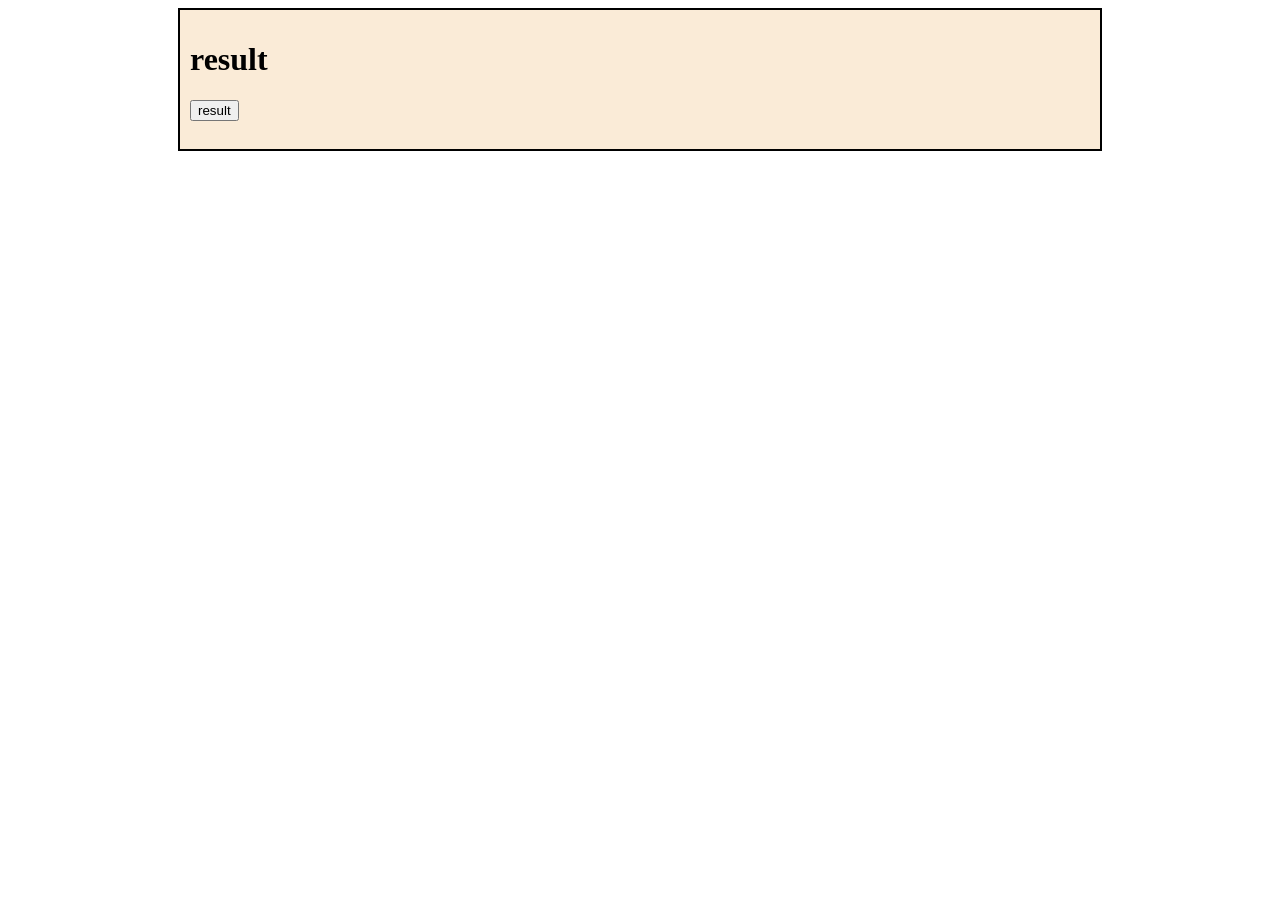
<file: clasw4/index.html>
<!DOCTYPE html>
<html lang="en">
<head>
    <meta charset="UTF-8">
    <meta name="viewport" content="width=device-width, initial-scale=1.0">
    <title>Document</title>
    <link rel="stylesheet" href="style.css">
</head>
<body>
    <!-- <div class="container">
        <h1>results</h1>
        <div class="resualt1">
            <button onclick="q1_t1()">Quiz 1 -Task 1</button>
            <br> <br>
            <div id="r-1">

            </div>
        </div>

    </div> -->

    <div class="container">
        <h1>result</h1>
        <div class="result1">
            <button onclick = "d1_1()">result</button>
            <br> <br>
            <div id="d-1">

            </div>
        </div>
    </div>

    <script src="script.js"></script>
</body>
</html>
</file>
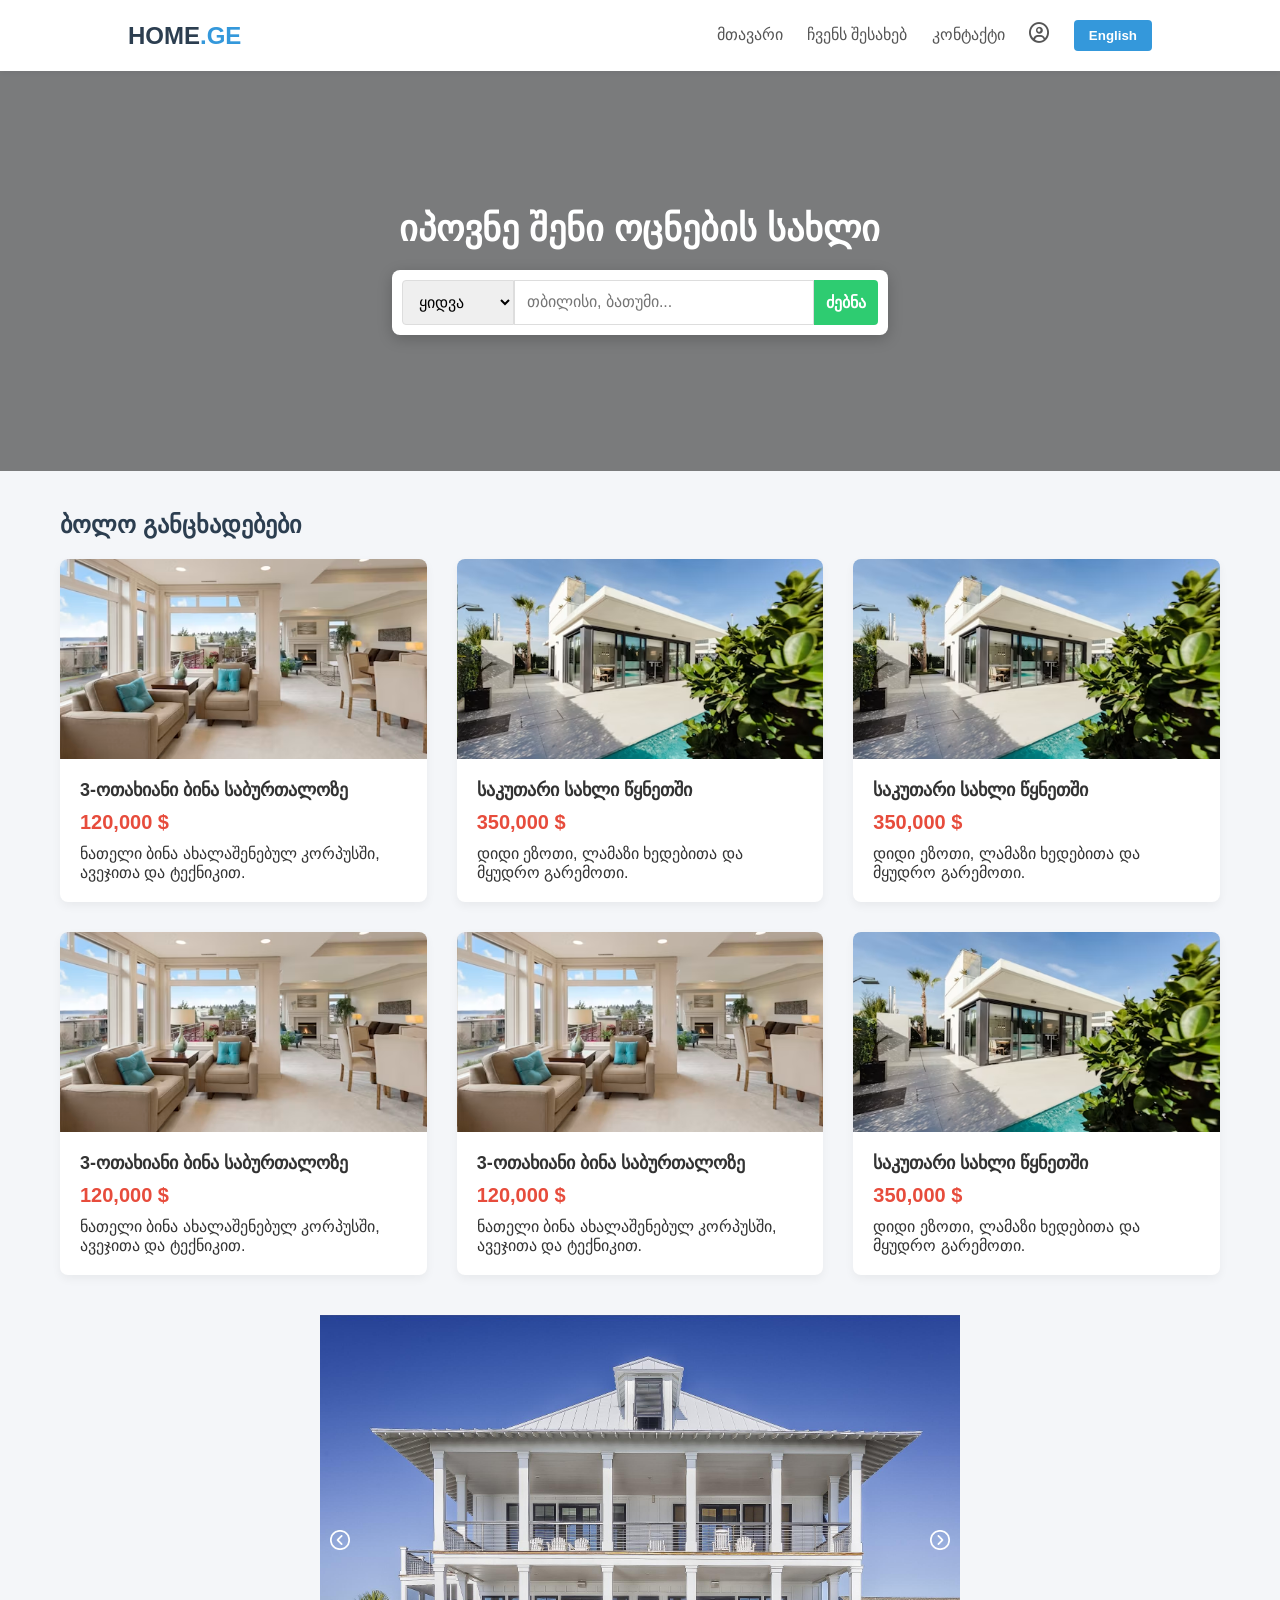
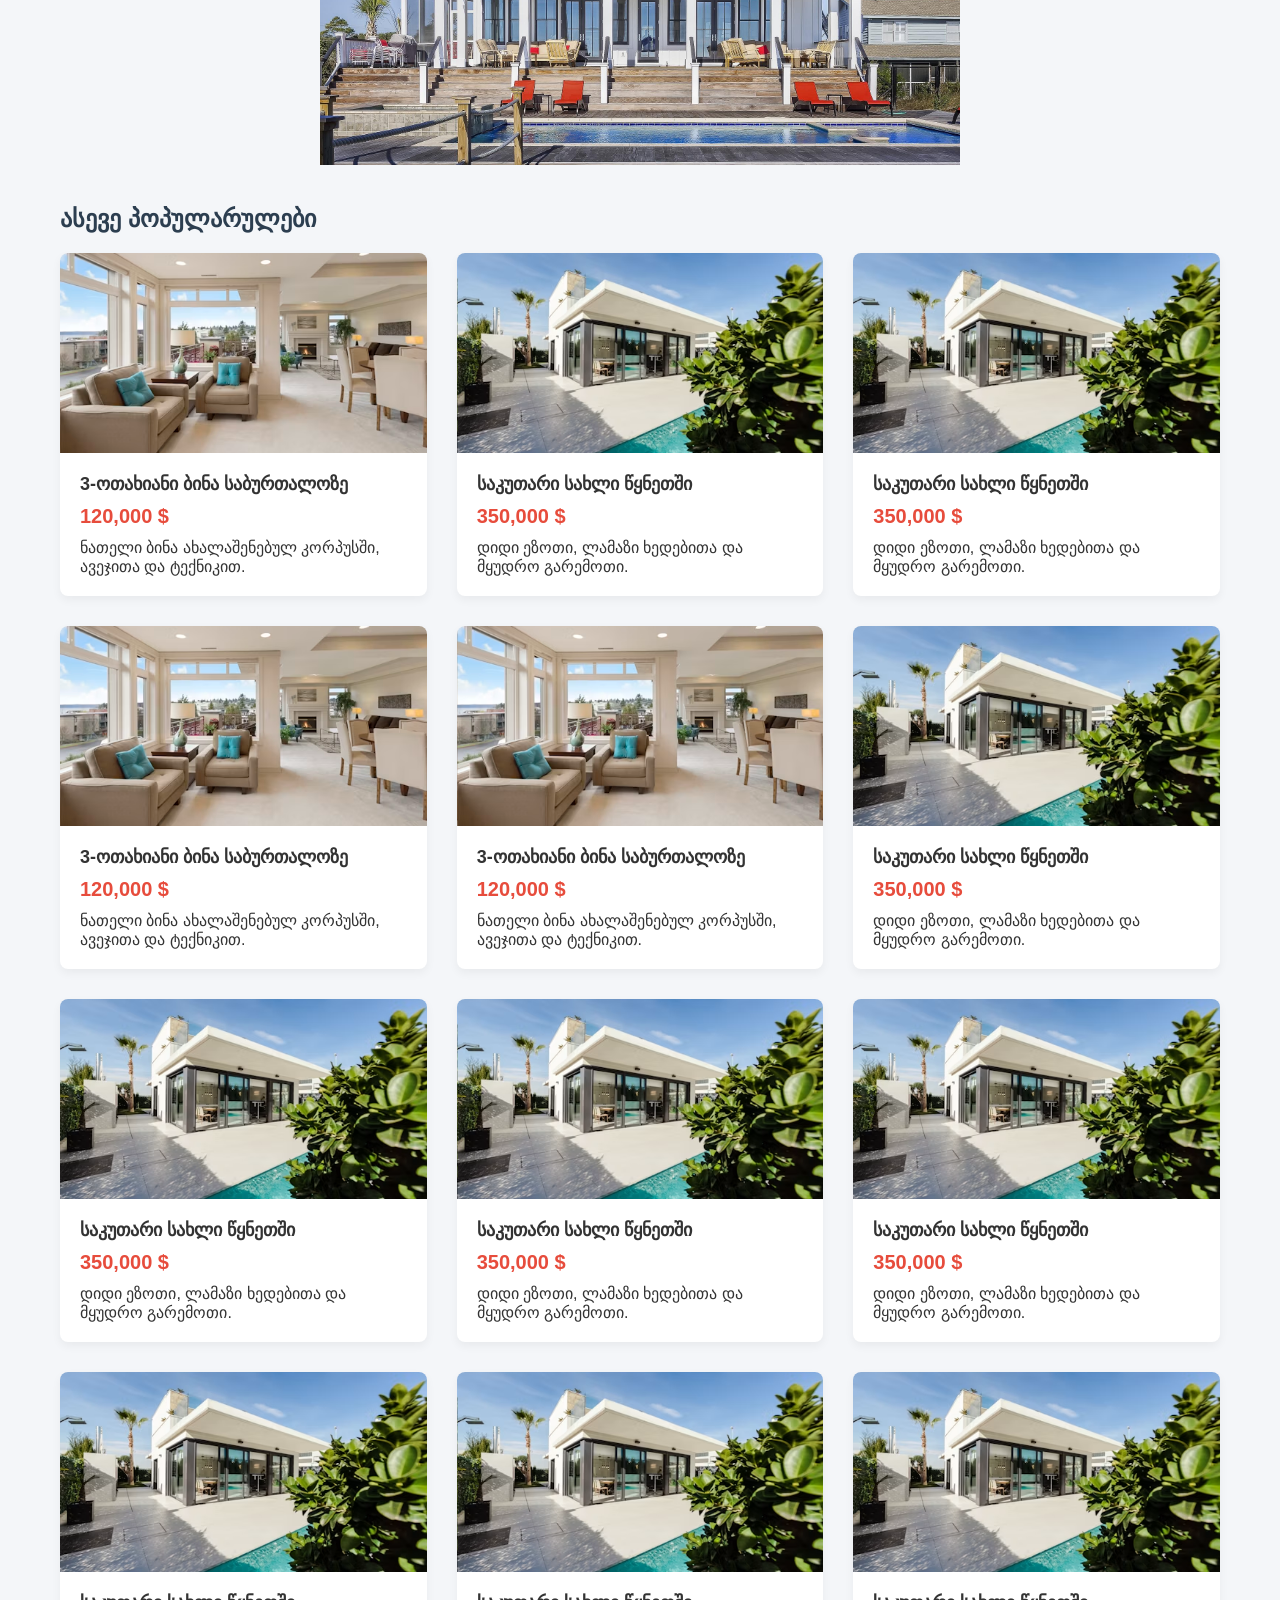
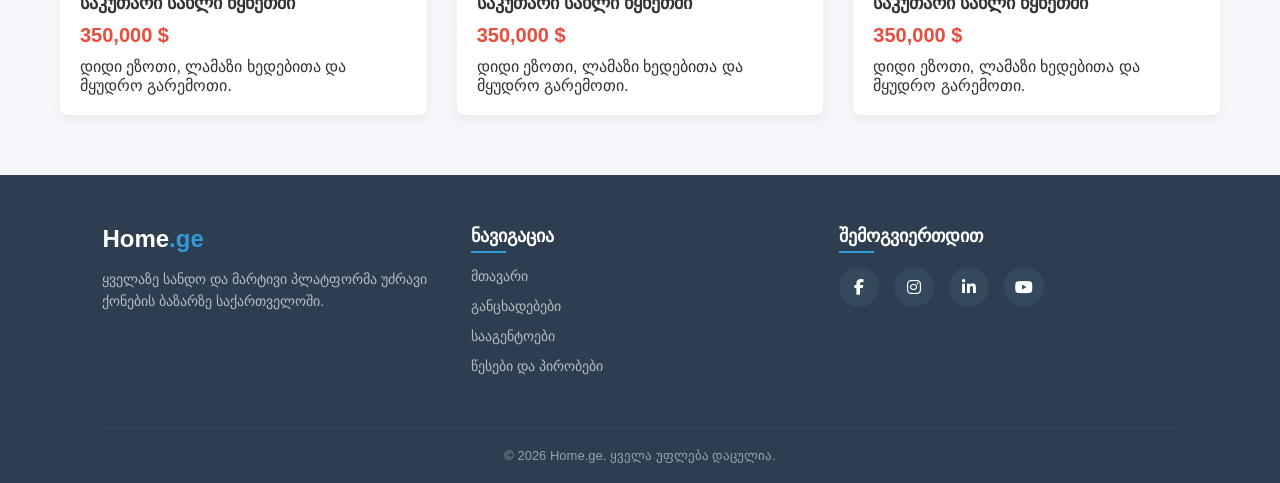
<file: js.project/index.html>
<!DOCTYPE html>
<html lang="ka">
<head>
    <meta charset="UTF-8">
    <meta name="viewport" content="width=device-width, initial-scale=1.0">
    <link rel="stylesheet" href="https://cdnjs.cloudflare.com/ajax/libs/font-awesome/6.6.0/css/all.min.css" integrity="sha512-Kc323vGBEqzTmouAECnVceyQqyqdsSiqLQISBL29aUW4U/M7pSPA/gEUZQqv1cwx4OnYxTxve5UMg5GT6L4JJg==" crossorigin="anonymous" referrerpolicy="no-referrer" />
    <title>Home.ge - უძრავი ქონება</title>
    <link rel="stylesheet" href="style.css">
</head>
<body>

    
    <header class="navbar">
        <div class="logo">HOME<span>.GE</span></div>
        <nav>
            <a href="index.html" data-key="nav_home">მთავარი</a>
            <a href="about.html" data-key="nav_about">ჩვენს შესახებ</a>
            <a href="contact.html" data-key="nav_contact">კონტაქტი</a>
            <a href="profile.html" class="profile"   data-key="profile"><i class="fa-regular fa-circle-user"></i></a>
            <button id="lang-toggle" class="lang-btn">English</button>
        </nav>
    </header>

    <section class="hero">
        <div class="hero-content">
            <h1 data-key="hero_title">იპოვნე შენი ოცნების სახლი</h1>
            <div class="search-container">
                <select>
                    <option data-key="opt_buy">ყიდვა</option>
                    <option data-key="opt_rent">ქირაობა</option>
                </select>
                <input type="text" placeholder="თბილისი, ბათუმი..." data-placeholder="search_placeholder">
                <button data-key="search_btn">ძებნა</button>
            </div>
        </div>
    </section>

    <main class="container">
        <h2 data-key="section_title" class="section-title">ბოლო განცხადებები</h2>
        
        <div class="listings-grid">
            <div class="card">
                <div class="card-img" style="background-image: url(images/photo-1560448204-e02f11c3d0e2.avif)"></div>
                <div class="card-body">
                    <h3 data-key="card1_title">3-ოთახიანი ბინა საბურთალოზე</h3>
                    <p class="price" data-key="card1_price">120,000 $</p>
                    <p data-key="card1_desc">ნათელი ბინა ახალაშენებულ კორპუსში, ავეჯითა და ტექნიკით.</p>
                </div>
            </div>

            
            <div class="card">
                <div class="card-img" style="background-image: url(images/photo-1512917774080-9991f1c4c750.avif)"></div>
                <div class="card-body">
                    <h3 data-key="card2_title">საკუთარი სახლი წყნეთში</h3>
                    <p class="price" data-key="card2_price">350,000 $</p>
                    <p data-key="card2_desc">დიდი ეზოთი, ლამაზი ხედებითა და მყუდრო გარემოთი.</p>
                </div>
            </div>
            <div class="card">
                <div class="card-img" style="background-image: url(images/photo-1512917774080-9991f1c4c750.avif)"></div>
                <div class="card-body">
                    <h3 data-key="card2_title">საკუთარი სახლი წყნეთში</h3>
                    <p class="price" data-key="card2_price">350,000 $</p>
                    <p data-key="card2_desc">დიდი ეზოთი, ლამაზი ხედებითა და მყუდრო გარემოთი.</p>
                </div>
            </div>
            <div class="card">
                <div class="card-img" style="background-image: url(images/photo-1560448204-e02f11c3d0e2.avif)"></div>
                <div class="card-body">
                    <h3 data-key="card1_title">3-ოთახიანი ბინა საბურთალოზე</h3>
                    <p class="price" data-key="card1_price">120,000 $</p>
                    <p data-key="card1_desc">ნათელი ბინა ახალაშენებულ კორპუსში, ავეჯითა და ტექნიკით.</p>
                </div>
            </div>
            <div class="card">
                <div class="card-img" style="background-image: url(images/photo-1560448204-e02f11c3d0e2.avif)"></div>
                <div class="card-body">
                    <h3 data-key="card1_title">3-ოთახიანი ბინა საბურთალოზე</h3>
                    <p class="price" data-key="card1_price">120,000 $</p>
                    <p data-key="card1_desc">ნათელი ბინა ახალაშენებულ კორპუსში, ავეჯითა და ტექნიკით.</p>
                </div>
            </div>
            <div class="card">
                <div class="card-img" style="background-image: url(images/photo-1512917774080-9991f1c4c750.avif)"></div>
                <div class="card-body">
                    <h3 data-key="card2_title">საკუთარი სახლი წყნეთში</h3>
                    <p class="price" data-key="card2_price">350,000 $</p>
                    <p data-key="card2_desc">დიდი ეზოთი, ლამაზი ხედებითა და მყუდრო გარემოთი.</p>
                </div>
            </div>
        </div>
    </main>

    <div class="slider">
        <img class='slider-img' src="images/gregorybutler-large-home-389271_1920.jpg" />
        <img class='slider-img' src="images/photo-1512917774080-9991f1c4c750.avif" />
        <img class='slider-img' src="images/photo-1560448204-e02f11c3d0e2.avif" />

        <div>
            <img style='opacity: 1; height: 20px;' class="prev controlls" src="images/left.png" alt="">
        </div>

        <div>
            <img style='opacity: 1; height: 20px;'  class="next controlls" src="images/right.png" alt="">
        </div>

    </div>

    <main class="container">
        <h2 data-key="section_title1" class="section-title">ასევე პოპულარულები</h2>
        
        <div class="listings-grid">
            <div class="card">
                <div class="card-img" style="background-image: url(images/photo-1560448204-e02f11c3d0e2.avif)"></div>
                <div class="card-body">
                    <h3 data-key="card1_title">3-ოთახიანი ბინა საბურთალოზე</h3>
                    <p class="price" data-key="card1_price">120,000 $</p>
                    <p data-key="card1_desc">ნათელი ბინა ახალაშენებულ კორპუსში, ავეჯითა და ტექნიკით.</p>
                </div>
            </div>

            
            <div class="card">
                <div class="card-img" style="background-image: url(images/photo-1512917774080-9991f1c4c750.avif)"></div>
                <div class="card-body">
                    <h3 data-key="card2_title">საკუთარი სახლი წყნეთში</h3>
                    <p class="price" data-key="card2_price">350,000 $</p>
                    <p data-key="card2_desc">დიდი ეზოთი, ლამაზი ხედებითა და მყუდრო გარემოთი.</p>
                </div>
            </div>
            <div class="card">
                <div class="card-img" style="background-image: url(images/photo-1512917774080-9991f1c4c750.avif)"></div>
                <div class="card-body">
                    <h3 data-key="card2_title">საკუთარი სახლი წყნეთში</h3>
                    <p class="price" data-key="card2_price">350,000 $</p>
                    <p data-key="card2_desc">დიდი ეზოთი, ლამაზი ხედებითა და მყუდრო გარემოთი.</p>
                </div>
            </div>
            <div class="card">
                <div class="card-img" style="background-image: url(images/photo-1560448204-e02f11c3d0e2.avif)"></div>
                <div class="card-body">
                    <h3 data-key="card1_title">3-ოთახიანი ბინა საბურთალოზე</h3>
                    <p class="price" data-key="card1_price">120,000 $</p>
                    <p data-key="card1_desc">ნათელი ბინა ახალაშენებულ კორპუსში, ავეჯითა და ტექნიკით.</p>
                </div>
            </div>
            <div class="card">
                <div class="card-img" style="background-image: url(images/photo-1560448204-e02f11c3d0e2.avif)"></div>
                <div class="card-body">
                    <h3 data-key="card1_title">3-ოთახიანი ბინა საბურთალოზე</h3>
                    <p class="price" data-key="card1_price">120,000 $</p>
                    <p data-key="card1_desc">ნათელი ბინა ახალაშენებულ კორპუსში, ავეჯითა და ტექნიკით.</p>
                </div>
            </div>
            <div class="card">
                <div class="card-img" style="background-image: url(images/photo-1512917774080-9991f1c4c750.avif)"></div>
                <div class="card-body">
                    <h3 data-key="card2_title">საკუთარი სახლი წყნეთში</h3>
                    <p class="price" data-key="card2_price">350,000 $</p>
                    <p data-key="card2_desc">დიდი ეზოთი, ლამაზი ხედებითა და მყუდრო გარემოთი.</p>
                </div>
            </div>
             <div class="card">
                <div class="card-img" style="background-image: url(images/photo-1512917774080-9991f1c4c750.avif)"></div>
                <div class="card-body">
                    <h3 data-key="card2_title">საკუთარი სახლი წყნეთში</h3>
                    <p class="price" data-key="card2_price">350,000 $</p>
                    <p data-key="card2_desc">დიდი ეზოთი, ლამაზი ხედებითა და მყუდრო გარემოთი.</p>
                </div>
            </div>
             <div class="card">
                <div class="card-img" style="background-image: url(images/photo-1512917774080-9991f1c4c750.avif)"></div>
                <div class="card-body">
                    <h3 data-key="card2_title">საკუთარი სახლი წყნეთში</h3>
                    <p class="price" data-key="card2_price">350,000 $</p>
                    <p data-key="card2_desc">დიდი ეზოთი, ლამაზი ხედებითა და მყუდრო გარემოთი.</p>
                </div>
            </div>
             <div class="card">
                <div class="card-img" style="background-image: url(images/photo-1512917774080-9991f1c4c750.avif)"></div>
                <div class="card-body">
                    <h3 data-key="card2_title">საკუთარი სახლი წყნეთში</h3>
                    <p class="price" data-key="card2_price">350,000 $</p>
                    <p data-key="card2_desc">დიდი ეზოთი, ლამაზი ხედებითა და მყუდრო გარემოთი.</p>
                </div>
            </div>
             <div class="card">
                <div class="card-img" style="background-image: url(images/photo-1512917774080-9991f1c4c750.avif)"></div>
                <div class="card-body">
                    <h3 data-key="card2_title">საკუთარი სახლი წყნეთში</h3>
                    <p class="price" data-key="card2_price">350,000 $</p>
                    <p data-key="card2_desc">დიდი ეზოთი, ლამაზი ხედებითა და მყუდრო გარემოთი.</p>
                </div>
            </div>
             <div class="card">
                <div class="card-img" style="background-image: url(images/photo-1512917774080-9991f1c4c750.avif)"></div>
                <div class="card-body">
                    <h3 data-key="card2_title">საკუთარი სახლი წყნეთში</h3>
                    <p class="price" data-key="card2_price">350,000 $</p>
                    <p data-key="card2_desc">დიდი ეზოთი, ლამაზი ხედებითა და მყუდრო გარემოთი.</p>
                </div>
            </div>
             <div class="card">
                <div class="card-img" style="background-image: url(images/photo-1512917774080-9991f1c4c750.avif)"></div>
                <div class="card-body">
                    <h3 data-key="card2_title">საკუთარი სახლი წყნეთში</h3>
                    <p class="price" data-key="card2_price">350,000 $</p>
                    <p data-key="card2_desc">დიდი ეზოთი, ლამაზი ხედებითა და მყუდრო გარემოთი.</p>
                </div>
            </div>
        </div>
    </main>

    
    <footer class="main-footer">
    <div class="footer-content">
      
      
      <div class="footer-section about">
        <div class="logo">Home<span>.ge</span></div>
        <p>ყველაზე სანდო და მარტივი პლატფორმა უძრავი ქონების ბაზარზე საქართველოში.</p>
      </div>

      
      <div class="footer-section links">
        <h3>ნავიგაცია</h3>
        <ul>
          <li><a href="index.html">მთავარი</a></li>
          <li><a href="#">განცხადებები</a></li>
          <li><a href="#">სააგენტოები</a></li>
          <li><a href="#">წესები და პირობები</a></li>
        </ul>
      </div>

      
      <div class="footer-section social">
        <h3>შემოგვიერთდით</h3>
        <div class="footer-social-icons">
          <a href="#"><i class="fa-brands fa-facebook-f"></i></a>
          <a href="#"><i class="fa-brands fa-instagram"></i></a>
          <a href="#"><i class="fa-brands fa-linkedin-in"></i></a>
          <a href="#"><i class="fa-brands fa-youtube"></i></a>
        </div>
      </div>

    </div>

    
    <div class="footer-bottom">
      <p>&copy; 2026 Home.ge. ყველა უფლება დაცულია.</p>
    </div>
  </footer>

    <script src="script.js"></script>
</body>
</html>
</file>
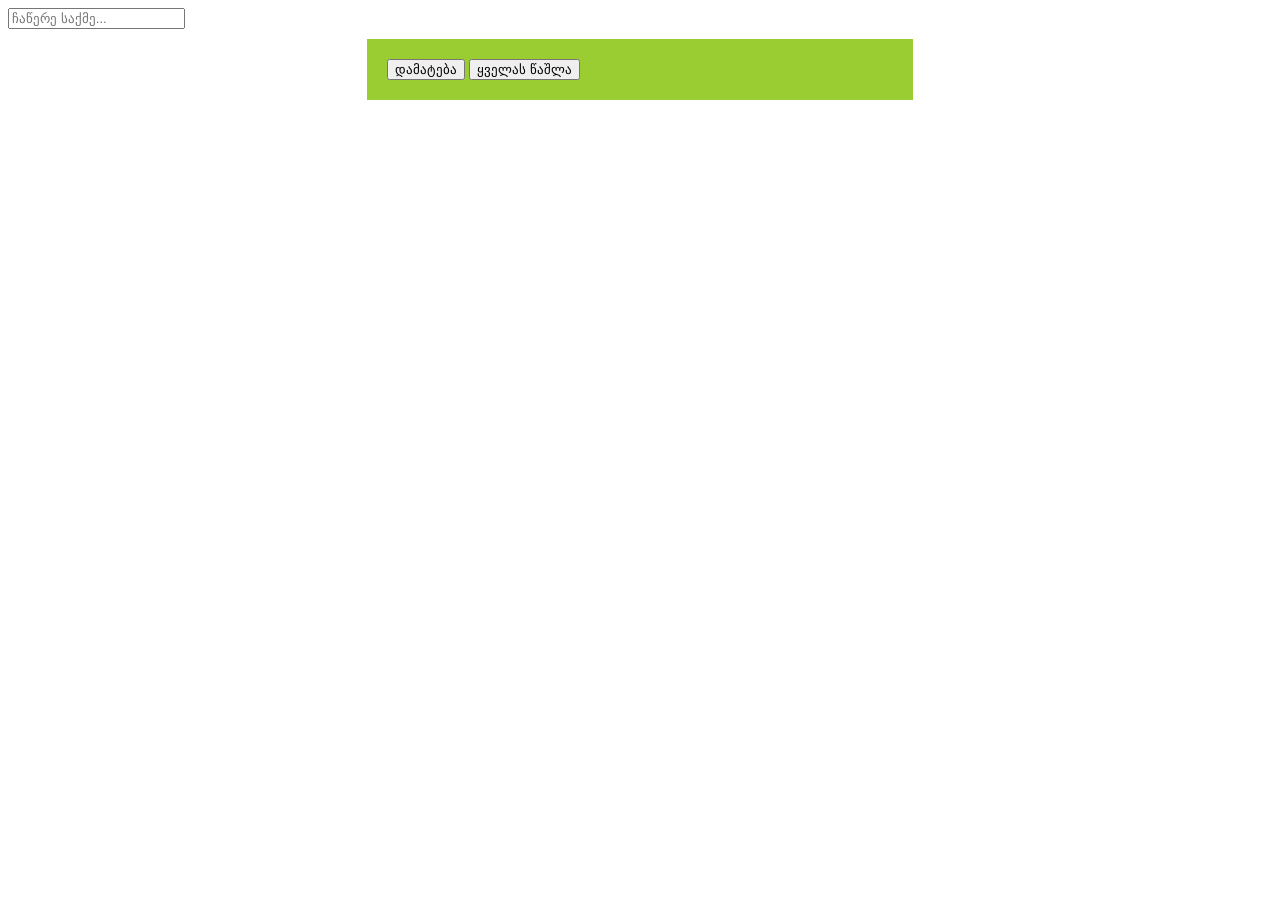
<file: lecture11/index.html>
<!DOCTYPE html>
<html lang="en">
<head>
    <meta charset="UTF-8">
    <meta name="viewport" content="width=device-width, initial-scale=1.0">
    <title>Document</title>
    <link rel="stylesheet" href="style.css">
</head>
<body>
    <!-- <div class="controls">
        <button class="but1">test 1</button>
        <button class="but2">test 2</button>
    </div>

    <div class="container">
        <div class="test">

        </div>
    </div> -->

    <div class="todo-app">
        <input type="text" class="taskInput" placeholder="ჩაწერე საქმე...">
    
        <div class="controls">
            <button class="add-btn">დამატება</button>
            <button class="clear-btn">ყველას წაშლა</button>
        </div>

        <ul class="task-list">
            </ul>
    </div>


    <script src="script.js"></script>
</body>
</html>
</file>
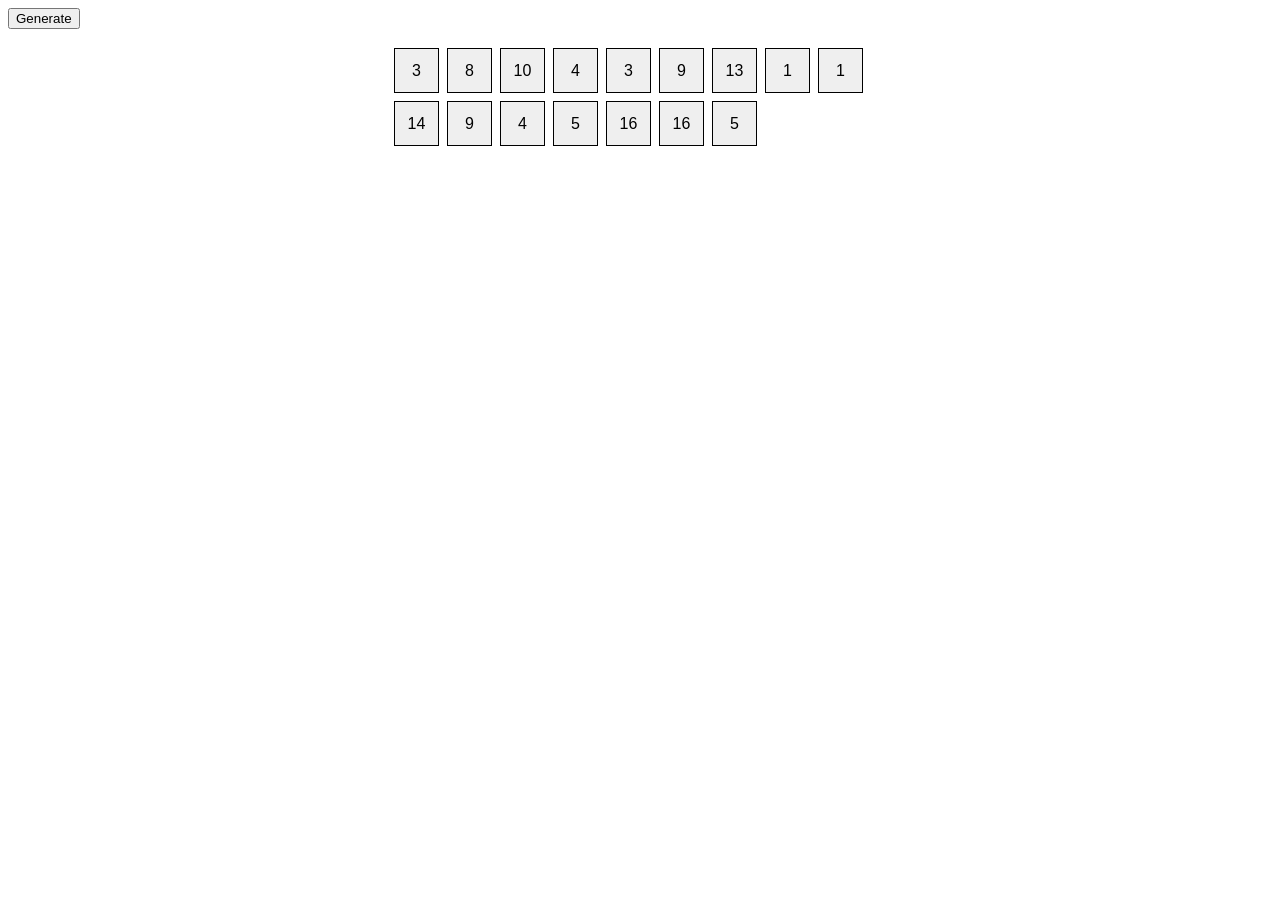
<file: quiz2_2/index.html>
<!DOCTYPE html>
<html lang="en">
<head>
    <meta charset="UTF-8">
    <meta name="viewport" content="width=device-width, initial-scale=1.0">
    <link rel="stylesheet" href="style.css">
    <title>quiz 2</title>
</head>
<body>
    
    <!-- // task 1 
    <button onclick="AddDiv()">Click to generate divs</button> 
    
   

    // task 2

   // task 3 -->

    <button onclick="GenrateGrid()">Generate</button>
    <div class="cont">

    </div>




    <script src="script.js"></script>
</body>
</html>
</file>
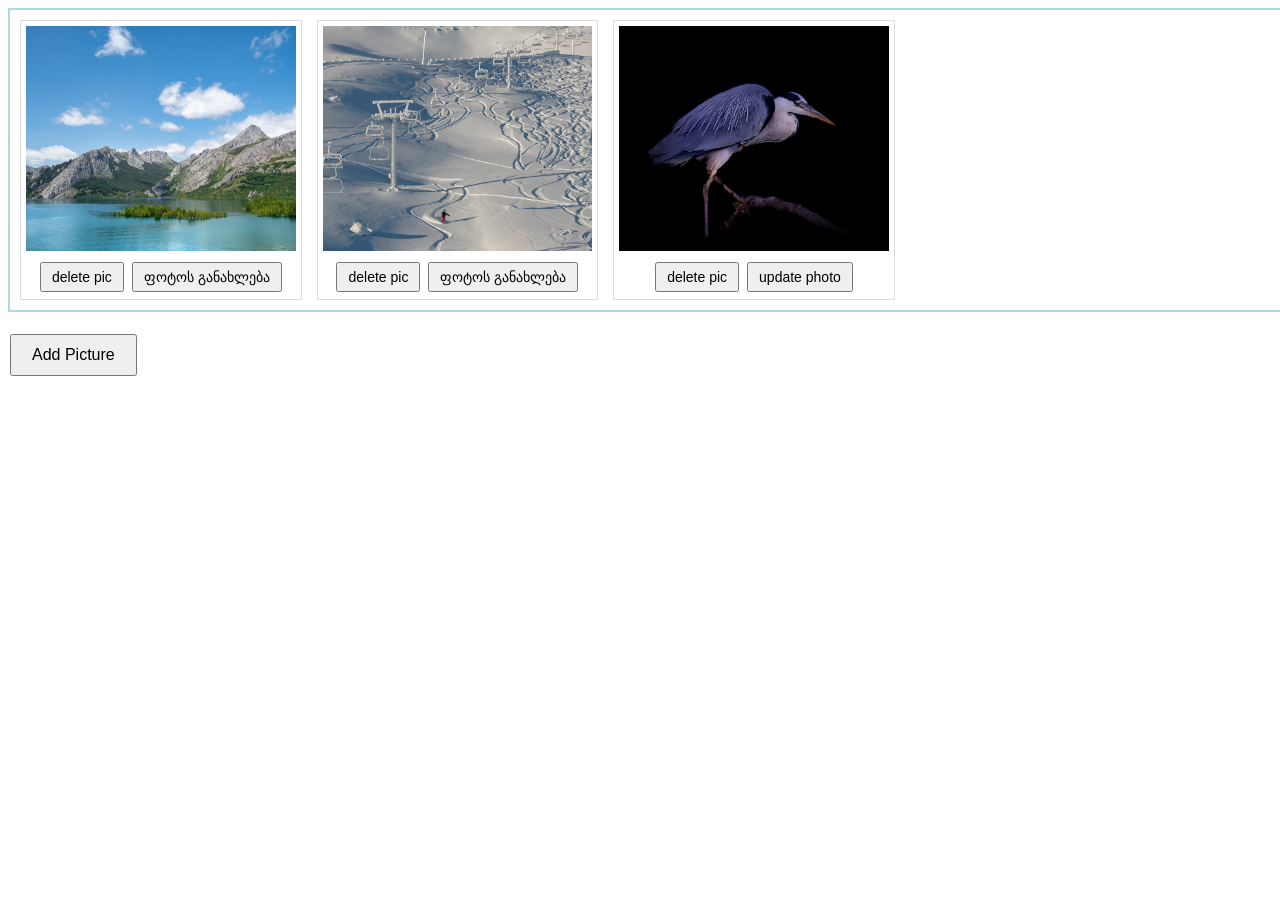
<file: quiz4_5/index.html>
<!DOCTYPE html>
<html lang="en">
<head>
    <meta charset="UTF-8">
    <meta name="viewport" content="width=device-width, initial-scale=1.0">
    <title>quiz4_5</title>
    <link rel="stylesheet" href="style.css">
</head>
<body>
    
    <!-- // task 1
    <div class="Box"></div>
    <button class="Button">Change1</button> -->

    <div class="gallery-container">
    <div class="photo-card" id="card1">
        <img class="Photo" src="images/elg21-mountains-10020054_1920.jpg" alt="">
        <div class="buttons">
            <button class="ButtonDelete" onclick="deletePhoto('card1')">delete pic</button>
            <button class="ButtonUpdate" onclick="refreshPhoto('card1')">ფოტოს განახლება</button>
        </div>
    </div>

    <div class="photo-card" id="card2">
        <img class="Photo" src="images/gylfi-skiing-10283521_1920.jpg" alt="">
        <div class="buttons">
            <button class="ButtonDelete" onclick="deletePhoto('card2')">delete pic</button>
            <button class="ButtonUpdate" onclick="refreshPhoto('card2')">ფოტოს განახლება</button>
        </div>
    </div>

    <div class="photo-card" id="card3">
        <img class="Photo" src="images/illuvis-heron-10328003_1920.jpg" alt="">
        <div class="buttons">
            <button class="ButtonDelete" onclick="deletePhoto('card3')">delete pic</button>
            <button class="ButtonUpdate" onclick="refreshPhoto('card3')">update photo</button>
        </div>
    </div>

    <div class="photo-card hidden" id="card4">
        <img class="Photo" src="images/jason_reid_photography-birds-10322625_1920.jpg" alt="">
        <div class="buttons">
            <button class="ButtonDelete" onclick="deletePhoto('card4')">delete pic</button>
            <button class="ButtonUpdate" onclick="refreshPhoto('card4')">update photo</button>
        </div>
    </div>

    <div class="photo-card hidden" id="card5">
        <img class="Photo" src="images/jonathanpayne-bird-10324879_1920.jpg" alt="">
        <div class="buttons">
            <button class="ButtonDelete" onclick="deletePhoto('card5')">delete pic</button>
            <button class="ButtonUpdate" onclick="refreshPhoto('card5')">update photo</button>
        </div>
    </div>

    <div class="photo-card hidden" id="card6">
        <img class="Photo" src="images/ninalozej-slovenia-10273246_1920.jpg" alt="">
        <div class="buttons">
            <button class="ButtonDelete" onclick="deletePhoto('card6')">delete pic</button>
            <button class="ButtonUpdate" onclick="refreshPhoto('card6')">update photo</button>
        </div>
    </div>

    <div class="photo-card hidden" id="card7">
        <img class="Photo" src="images/nunziog666-banff-10315633_1920.jpg" alt="">
        <div class="buttons">
            <button class="ButtonDelete" onclick="deletePhoto('card7')">delete pic</button>
            <button class="ButtonUpdate" onclick="refreshPhoto('card7')">update photo</button>
        </div>
    </div>
</div>

<button class="ButtonAdd" id="imgadd">Add Picture</button>

    


    <script src = "script.js"></script>
</body>
</html>
</file>
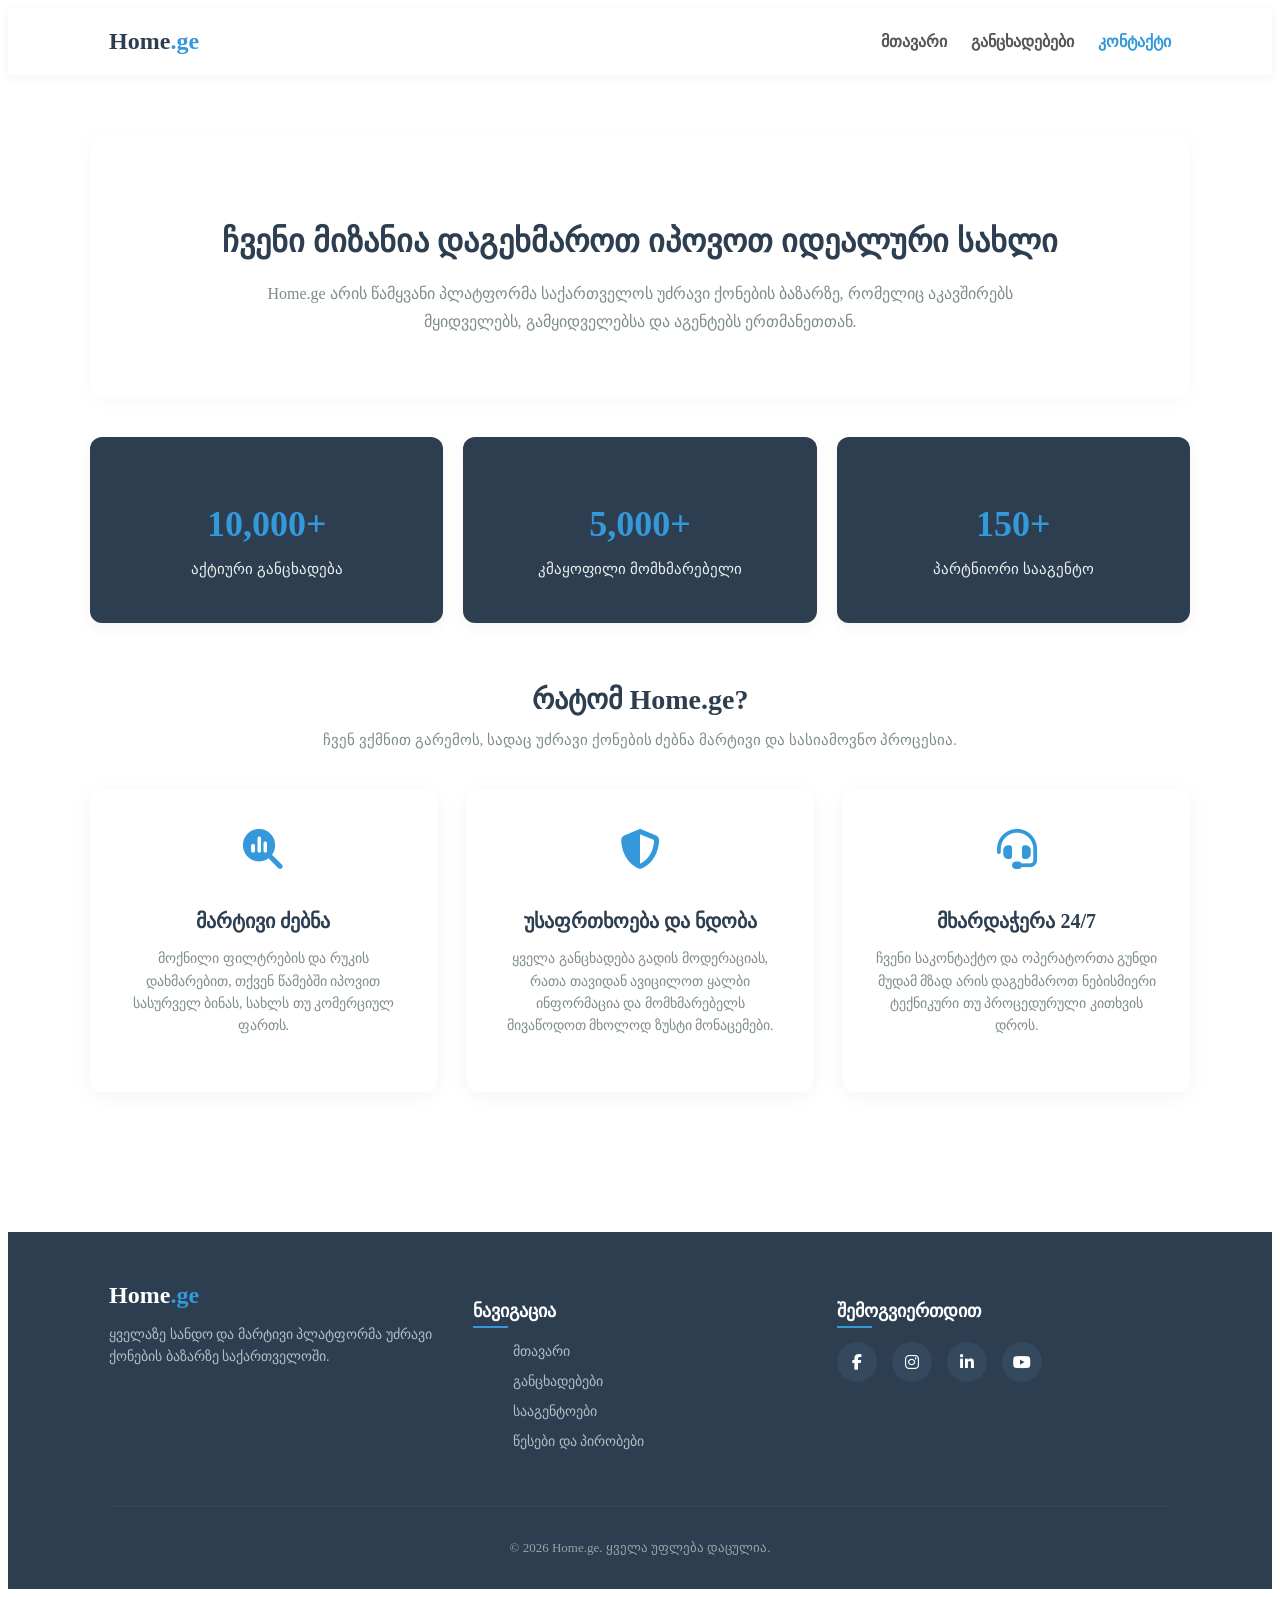
<file: js.project/about.html>
<!DOCTYPE html>
<html lang="ka">
<head>
  <meta charset="UTF-8">
  <meta name="viewport" content="width=device-width, initial-scale=1.0">
  <title>ჩვენ შესახებ - Home.ge</title>
  
  
  <link rel="stylesheet" href="https://cdnjs.cloudflare.com/ajax/libs/font-awesome/6.6.0/css/all.min.css" integrity="sha512-Kc323vGBEqzTmouAECnVceyQqyqdsSiqLQISBL29aUW4U/M7pSPA/gEUZQqv1cwx4OnYxTxve5UMg5GT6L4JJg==" crossorigin="anonymous" referrerpolicy="no-referrer" />
  
  
  <link rel="stylesheet" href="about.css">
</head>
<body>

  
  <header class="navbar">
    <div class="logo">Home<span>.ge</span></div>
    <nav>
      <a href="index.html">მთავარი</a>
      <a href="#">განცხადებები</a>
      <a href="contact.html" class="active">კონტაქტი</a>
    </nav>
  </header>

  
  <main class="about-wrapper">
    
    
    <section class="about-hero">
      <h1>ჩვენი მიზანია დაგეხმაროთ იპოვოთ იდეალური სახლი</h1>
      <p>Home.ge არის წამყვანი პლატფორმა საქართველოს უძრავი ქონების ბაზარზე, რომელიც აკავშირებს მყიდველებს, გამყიდველებსა და აგენტებს ერთმანეთთან.</p>
    </section>

    
    <section class="about-stats">
      <div class="stat-box">
        <h3>10,000+</h3>
        <p>აქტიური განცხადება</p>
      </div>
      <div class="stat-box">
        <h3>5,000+</h3>
        <p>კმაყოფილი მომხმარებელი</p>
      </div>
      <div class="stat-box">
        <h3>150+</h3>
        <p>პარტნიორი სააგენტო</p>
      </div>
    </section>

    
    <section class="about-features">
      <h2>რატომ Home.ge?</h2>
      <p class="section-subtitle">ჩვენ ვქმნით გარემოს, სადაც უძრავი ქონების ძებნა მარტივი და სასიამოვნო პროცესია.</p>
      
      <div class="features-grid">
        <div class="feature-card">
          <i class="fa-solid fa-magnifying-glass-chart"></i>
          <h3>მარტივი ძებნა</h3>
          <p>მოქნილი ფილტრების და რუკის დახმარებით, თქვენ წამებში იპოვით სასურველ ბინას, სახლს თუ კომერციულ ფართს.</p>
        </div>

        <div class="feature-card">
          <i class="fa-solid fa-shield-halved"></i>
          <h3>უსაფრთხოება და ნდობა</h3>
          <p>ყველა განცხადება გადის მოდერაციას, რათა თავიდან ავიცილოთ ყალბი ინფორმაცია და მომხმარებელს მივაწოდოთ მხოლოდ ზუსტი მონაცემები.</p>
        </div>

        <div class="feature-card">
          <i class="fa-solid fa-headset"></i>
          <h3>მხარდაჭერა 24/7</h3>
          <p>ჩვენი საკონტაქტო და ოპერატორთა გუნდი მუდამ მზად არის დაგეხმაროთ ნებისმიერი ტექნიკური თუ პროცედურული კითხვის დროს.</p>
        </div>
      </div>
    </section>

  </main>

  
  <footer class="main-footer">
    <div class="footer-content">
      
      
      <div class="footer-section about">
        <div class="logo">Home<span>.ge</span></div>
        <p>ყველაზე სანდო და მარტივი პლატფორმა უძრავი ქონების ბაზარზე საქართველოში.</p>
      </div>

      
      <div class="footer-section links">
        <h3>ნავიგაცია</h3>
        <ul>
          <li><a href="index.html">მთავარი</a></li>
          <li><a href="#">განცხადებები</a></li>
          <li><a href="#">სააგენტოები</a></li>
          <li><a href="#">წესები და პირობები</a></li>
        </ul>
      </div>

      
      <div class="footer-section social">
        <h3>შემოგვიერთდით</h3>
        <div class="footer-social-icons">
          <a href="#"><i class="fa-brands fa-facebook-f"></i></a>
          <a href="#"><i class="fa-brands fa-instagram"></i></a>
          <a href="#"><i class="fa-brands fa-linkedin-in"></i></a>
          <a href="#"><i class="fa-brands fa-youtube"></i></a>
        </div>
      </div>

    </div>

    
    <div class="footer-bottom">
      <p>&copy; 2026 Home.ge. ყველა უფლება დაცულია.</p>
    </div>
  </footer>

</body>
</html>
</file>
<file: clasw4/style.css>
.container{
    border: solid 2px black;
    background-color: antiquewhite;
    width: 900px;
    margin: auto;
    padding: 10px;
}

.resualt1{
    min-height: 30px;
    border: solid 2px green;
    background-color: bisque;
    padding: 10px;
}
</file>
<file: js.project/style.css>
* {
    margin: 0;
    padding: 0;
    box-sizing: border-box;
    font-family: 'Segoe UI', Tahoma, Geneva, Verdana, sans-serif;
}

body {
    background-color: #f4f6f9;
    color: #333;
}


.navbar {
    display: flex;
    justify-content: space-between;
    align-items: center;
    padding: 20px 10%;
    background: #ffffff;
    box-shadow: 0 2px 5px rgba(0,0,0,0.05);
}

.profile i{

    font-size: 20px;


}

.logo {
    font-size: 24px;
    font-weight: bold;
    color: #2c3e50;
}

.logo span {
    color: #3498db;
}

nav a {
    text-decoration: none;
    color: #555;
    margin-right: 20px;
    font-weight: 500;
}

.lang-btn {
    background: #3498db;
    color: white;
    border: none;
    padding: 8px 15px;
    border-radius: 4px;
    cursor: pointer;
    font-weight: bold;
}


.hero {
    background: linear-gradient(rgba(0,0,0,0.5), rgba(0,0,0,0.5)), url('https://images.unsplash.com/photo-1564013799919-ab600027ffc6?auto=format&fit=crop&w=1200&q=80');
    background-size: cover;
    background-position: center;
    height: 400px;
    display: flex;
    justify-content: center;
    align-items: center;
    text-align: center;
    color: white;
}

.hero h1 {
    font-size: 36px;
    margin-bottom: 20px;
}

.search-container {
    display: flex;
    background: white;
    padding: 10px;
    border-radius: 8px;
    box-shadow: 0 4px 15px rgba(0,0,0,0.2);
}

.search-container select, 
.search-container input, 
.search-container button {
    padding: 12px;
    border: 1px solid #ddd;
    outline: none;
    font-size: 16px;
}

.search-container select {
    border-radius: 4px 0 0 4px;
}

.search-container input {
    width: 300px;
}

.search-container button {
    background: #2ecc71;
    color: white;
    border: none;
    border-radius: 0 4px 4px 0;
    cursor: pointer;
    font-weight: bold;
}


.container {
    max-width: 1200px;
    margin: 40px auto;
    padding: 0 20px;
}

.section-title {
    margin-bottom: 20px;
    color: #2c3e50;
}

.listings-grid {
    display: grid;
    grid-template-columns: repeat(auto-fit, minmax(300px, 1fr));
    gap: 30px;
}


.card {
    background: white;
    border-radius: 8px;
    overflow: hidden;
    box-shadow: 0 4px 10px rgba(0,0,0,0.05);
    transition: transform 0.2s;
}

.card:hover {
    transform: translateY(-5px);
}

.card-img {
    height: 200px;
    background-size: cover;
    background-position: center;
}

.card-body {
    padding: 20px;
}

.card-body h3 {
    margin-bottom: 10px;
    font-size: 18px;
}

.price {
    color: #e74c3c;
    font-size: 20px;
    font-weight: bold;
    margin-bottom: 10px;
}


.slider {
  width: 50vw;
  height: 50vh;
  position: relative;
  overflow: hidden;
  margin: 0 auto;
}

.slider-img {
  width: 100%;
  height: 100%;
  position: absolute;
  top: 0;
  left: 0;
  opacity: 0;
  transition: opacity 0.5s ease;
}

.slider-img.active {
  opacity: 1;
}

.slider img {
  position: absolute;
  top: 50%;
  transform: translateY(-50%);
  z-index: 1;
}

.slider .prev {
  left: 10px;
}

.slider .next {
  right: 10px;
}

.main-footer {
  background-color: #2c3e50; 
  color: #ffffff;
  padding: 50px 8% 20px 8%;
  margin-top: 60px;
}

.footer-content {
  display: flex;
  justify-content: space-between;
  flex-wrap: wrap;
  gap: 30px;
  max-width: 1200px;
  margin: 0 auto;
}

.footer-section {
  flex: 1;
  min-width: 250px;
}

.footer-section h3 {
  font-size: 18px;
  margin-bottom: 20px;
  position: relative;
}

.footer-section h3::after {
  content: '';
  position: absolute;
  left: 0;
  bottom: -6px;
  width: 35px;
  height: 2px;
  background-color: #3498db;
}

.footer-section.about .logo {
  color: #fff;
  margin-bottom: 15px;
}

.footer-section.about p {
  color: #b2bec3;
  line-height: 1.6;
  font-size: 14px;
}

.footer-section.links ul {
  list-style: none;
}

.footer-section.links ul li {
  margin-bottom: 12px;
}

.footer-section.links ul li a {
  color: #b2bec3;
  text-decoration: none;
  font-size: 14px;
  transition: color 0.3s, padding-left 0.3s;
}

.footer-section.links ul li a:hover {
  color: #3498db;
  padding-left: 5px; 
}


.footer-social-icons {
  display: flex;
  gap: 15px;
  margin-top: 15px;
}

.footer-social-icons a {
  display: flex;
  align-items: center;
  justify-content: center;
  width: 40px;
  height: 40px;
  background-color: #34495e;
  color: #fff;
  border-radius: 50%;
  text-decoration: none;
  transition: background 0.3s, transform 0.2s;
}

.footer-social-icons a:hover {
  background-color: #3498db;
  transform: translateY(-3px);
}
.footer-bottom {
  text-align: center;
  margin-top: 40px;
  padding-top: 20px;
  border-top: 1px solid #34495e;
  font-size: 13px;
  color: #95a5a6;
}


@media (max-width: 768px) {
  .footer-content {
    flex-direction: column;
  }
  .main-footer {
    padding: 40px 5% 20px 5%;
  }
}
</file>
<file: lecture11/style.css>
.controls{
    border: solid 2 px green;
    width: 40%;
    padding: 20px;
    background-color: yellowgreen;
    margin: 10px auto;
}


.container{
    border: solid 2 px green;
    width: 80%;
    min-height: 80px;
    padding: 20px;
    background-color: yellowgreen;
    margin: 10px auto;
}


.container .test {

    width: 400px;
    height: 200px;
    background-color: red;



}

.new{
    height: 50px;
    width: 70px;
    background-color: blue;
    margin: 10px;
}
</file>
<file: quiz2_2/style.css>
.grid{
    display: flex; 
    flex-wrap: wrap; 
    width: 240px; 
    gap: 5px; 
    margin-top: 10px;
}

.divs{

    display: flex;
    gap: 5px; 
    margin-top: 20px;

}

.cont{

    margin: 0 auto;
    width: 500px;
    height: 500px;
    padding: 15px;




}
</file>
<file: quiz4_5/style.css>
.Box {
    width: 800px;
    height: 700px;
    border: solid 2px lightblue;
    display: flex; 
    flex-wrap: wrap; 
    align-content: flex-start; 
    margin-bottom: 20px;
}


.small-square {
    width: 100px;
    height: 100px;
    box-sizing: border-box;
    border: 1px solid rgba(255, 255, 255, 0.3); 
}

.Button {
    padding: 10px 20px;
    font-size: 16px;
    cursor: pointer;
}

.gallery-container {
    width: 100vw;
    border: solid 2px lightblue;
    display: flex; 
    flex-wrap: wrap; 
    gap: 15px;
    padding: 10px;
    margin-bottom: 20px;
}

.photo-card {
    width: 22vw;
    text-align: center;
    border: 1px solid #ddd;
    padding: 5px;
    box-sizing: border-box;
}


.hidden {
    display: none !important;
}

.photo-card img {
    width: 100%;
    height: 25vh;
    object-fit: cover;
}

.buttons {
    margin-top: 5px;
}

.ButtonDelete, .ButtonUpdate, .ButtonAdd {
    padding: 5px 10px;
    font-size: 14px;
    cursor: pointer;
    margin: 2px;
}

.ButtonAdd {
    padding: 10px 20px;
    font-size: 16px;
}
</file>
<file: js.project/about.css>
.about-wrapper {
  max-width: 1100px;
  margin: 0 auto;
  padding: 20px;
}

.navbar {
  display: flex;
  justify-content: space-between;
  align-items: center;
  background-color: #ffffff;
  padding: 20px 8%;
  box-shadow: 0 2px 10px rgba(0, 0, 0, 0.05);
}

.logo {
  font-size: 24px;
  font-weight: 700;
  color: #2c3e50;
}

.logo span {
  color: #3498db; 
}

.navbar nav a {
  text-decoration: none;
  color: #555;
  margin-left: 20px;
  font-weight: 600;
  transition: color 0.3s;
}

.navbar nav a:hover, .navbar nav a.active {
  color: #3498db;
}


.about-hero {
  text-align: center;
  padding: 60px 20px;
  background-color: #ffffff;
  border-radius: 12px;
  box-shadow: 0 4px 20px rgba(0, 0, 0, 0.03);
  margin-top: 40px;
}

.about-hero h1 {
  font-size: 32px;
  color: #2c3e50;
  margin-bottom: 20px;
}

.about-hero p {
  font-size: 16px;
  color: #7f8c8d;
  max-width: 800px;
  margin: 0 auto;
  line-height: 1.8;
}


.about-stats {
  display: flex;
  justify-content: space-around;
  margin: 40px 0;
  gap: 20px;
}

.stat-box {
  flex: 1;
  background-color: #2c3e50;
  color: #ffffff;
  text-align: center;
  padding: 30px;
  border-radius: 12px;
  box-shadow: 0 4px 15px rgba(0, 0, 0, 0.05);
  transition: transform 0.3s ease;
}

.stat-box:hover {
  transform: translateY(-5px);
}

.stat-box h3 {
  font-size: 36px;
  color: #3498db;
  margin-bottom: 8px;
}

.stat-box p {
  font-size: 15px;
  color: #ecf0f1;
}


.about-features {
  text-align: center;
  margin: 60px 0;
}

.about-features h2 {
  font-size: 28px;
  color: #2c3e50;
  margin-bottom: 10px;
}

.section-subtitle {
  color: #7f8c8d;
  margin-bottom: 40px;
  font-size: 15px;
}

.features-grid {
  display: flex;
  gap: 30px;
  justify-content: space-between;
}

.feature-card {
  flex: 1;
  background-color: #ffffff;
  padding: 40px 30px;
  border-radius: 12px;
  box-shadow: 0 4px 20px rgba(0, 0, 0, 0.05);
  transition: box-shadow 0.3s;
}

.feature-card:hover {
  box-shadow: 0 10px 30px rgba(0, 0, 0, 0.1);
}

.feature-card i {
  font-size: 40px;
  color: #3498db;
  margin-bottom: 20px;
}

.feature-card h3 {
  font-size: 20px;
  color: #2c3e50;
  margin-bottom: 15px;
}

.feature-card p {
  font-size: 14px;
  color: #7f8c8d;
  line-height: 1.6;
}

.main-footer {
  background-color: #2c3e50; 
  color: #ffffff;
  padding: 50px 8% 20px 8%;
  margin-top: 60px;
}

.footer-content {
  display: flex;
  justify-content: space-between;
  flex-wrap: wrap;
  gap: 30px;
  max-width: 1200px;
  margin: 0 auto;
}

.footer-section {
  flex: 1;
  min-width: 250px;
}

.footer-section h3 {
  font-size: 18px;
  margin-bottom: 20px;
  position: relative;
}

.footer-section h3::after {
  content: '';
  position: absolute;
  left: 0;
  bottom: -6px;
  width: 35px;
  height: 2px;
  background-color: #3498db;
}

.footer-section.about .logo {
  color: #fff;
  margin-bottom: 15px;
}

.footer-section.about p {
  color: #b2bec3;
  line-height: 1.6;
  font-size: 14px;
}

.footer-section.links ul {
  list-style: none;
}

.footer-section.links ul li {
  margin-bottom: 12px;
}

.footer-section.links ul li a {
  color: #b2bec3;
  text-decoration: none;
  font-size: 14px;
  transition: color 0.3s, padding-left 0.3s;
}

.footer-section.links ul li a:hover {
  color: #3498db;
  padding-left: 5px; 
}


.footer-social-icons {
  display: flex;
  gap: 15px;
  margin-top: 15px;
}

.footer-social-icons a {
  display: flex;
  align-items: center;
  justify-content: center;
  width: 40px;
  height: 40px;
  background-color: #34495e;
  color: #fff;
  border-radius: 50%;
  text-decoration: none;
  transition: background 0.3s, transform 0.2s;
}

.footer-social-icons a:hover {
  background-color: #3498db;
  transform: translateY(-3px);
}
.footer-bottom {
  text-align: center;
  margin-top: 40px;
  padding-top: 20px;
  border-top: 1px solid #34495e;
  font-size: 13px;
  color: #95a5a6;
}


@media (max-width: 768px) {
  .footer-content {
    flex-direction: column;
  }
  .main-footer {
    padding: 40px 5% 20px 5%;
  }
}


@media (max-width: 768px) {
  .about-stats {
    flex-direction: column;
  }
  .features-grid {
    flex-direction: column;
  }
  .about-hero h1 {
    font-size: 26px;
  }
}
</file>
